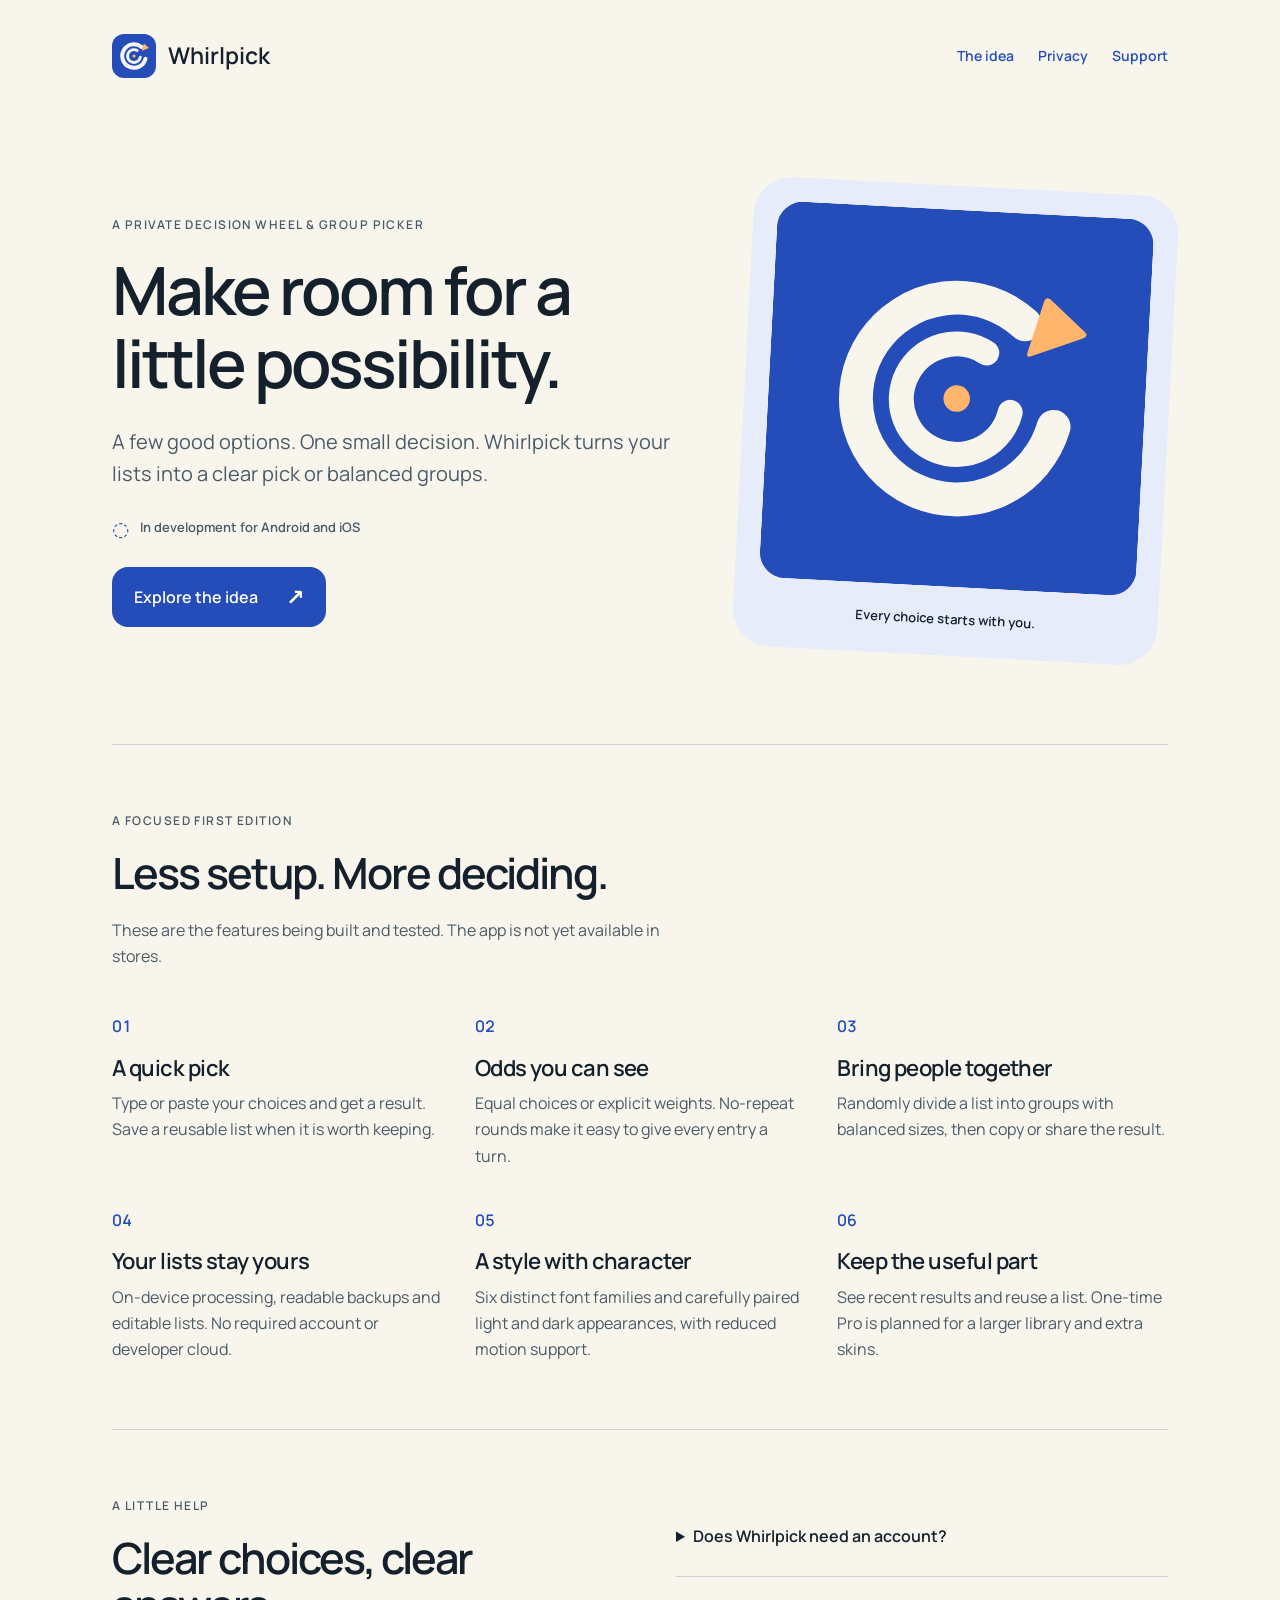
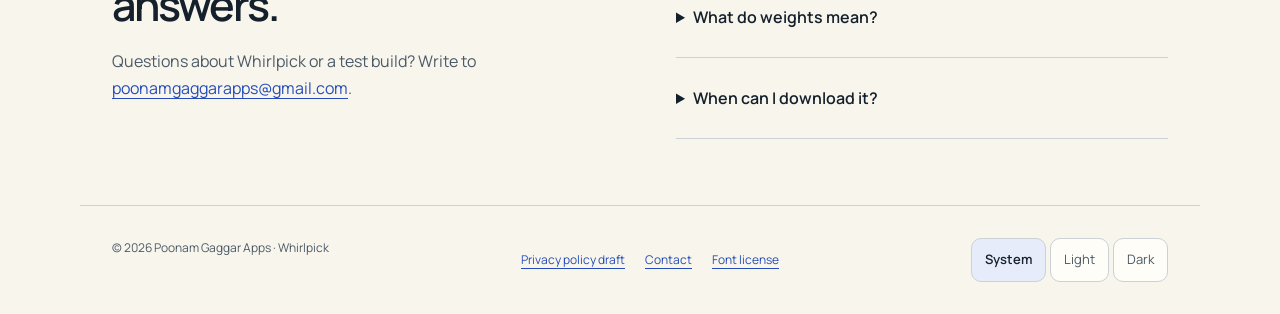
<file: index.html>
<!doctype html>
<html lang="en">
<head>
<meta charset="utf-8"><meta name="viewport" content="width=device-width,initial-scale=1">
<meta name="description" content="Whirlpick is a private decision wheel and group picker in development for Android and iOS.">
<meta name="color-scheme" content="light dark"><title>Whirlpick · A little possibility</title>
<link rel="icon" href="assets/app-icon.svg" type="image/svg+xml"><link rel="stylesheet" href="style.css"><script src="appearance.js" defer></script>
</head>
<body>
<a class="skip" href="#main">Skip to content</a>
<header class="shell"><a class="brand" href="index.html"><img src="assets/app-icon.svg" alt="" width="44" height="44">Whirlpick</a>
<nav aria-label="Main navigation"><a href="#features">The idea</a><a href="privacy.html">Privacy</a><a href="#support">Support</a></nav></header>
<main id="main" class="shell">
<section class="hero">
<div><p class="eyebrow">A private decision wheel &amp; group picker</p>
<h1>Make room for a little possibility.</h1>
<p class="intro">A few good options. One small decision. Whirlpick turns your lists into a clear pick or balanced groups.</p>
<p class="status"><span aria-hidden="true">◌</span> In development for Android and iOS</p>
<a class="button" href="#features">Explore the idea <span aria-hidden="true">↗</span></a></div>
<div class="art"><img src="assets/app-icon.svg" alt="Whirlpick's original orbit and pointer icon" width="420" height="420"><p>Every choice starts with you.</p></div>
</section>
<section id="features" class="section"><p class="eyebrow">A focused first edition</p><h2>Less setup. More deciding.</h2>
<p class="section-intro">These are the features being built and tested. The app is not yet available in stores.</p>
<div class="features">
<article><span class="number">01</span><h3>A quick pick</h3><p>Type or paste your choices and get a result. Save a reusable list when it is worth keeping.</p></article>
<article><span class="number">02</span><h3>Odds you can see</h3><p>Equal choices or explicit weights. No-repeat rounds make it easy to give every entry a turn.</p></article>
<article><span class="number">03</span><h3>Bring people together</h3><p>Randomly divide a list into groups with balanced sizes, then copy or share the result.</p></article>
<article><span class="number">04</span><h3>Your lists stay yours</h3><p>On-device processing, readable backups and editable lists. No required account or developer cloud.</p></article>
<article><span class="number">05</span><h3>A style with character</h3><p>Six distinct font families and carefully paired light and dark appearances, with reduced motion support.</p></article>
<article><span class="number">06</span><h3>Keep the useful part</h3><p>See recent results and reuse a list. One-time Pro is planned for a larger library and extra skins.</p></article>
</div></section>
<section id="support" class="section support"><div><p class="eyebrow">A little help</p><h2>Clear choices, clear answers.</h2>
<p>Questions about Whirlpick or a test build? Write to <a href="mailto:poonamgaggarapps@gmail.com">poonamgaggarapps@gmail.com</a>.</p></div>
<div class="questions"><details><summary>Does Whirlpick need an account?</summary><p>No account or developer backend is part of the app. Core picking and grouping work on your device. Optional purchases use Apple or Google, and sharing opens the service you choose.</p></details>
<details><summary>What do weights mean?</summary><p>A choice with weight 2 has twice the chance of a choice with weight 1. Excluded choices have no chance in that round. Groups use equal random shuffling, regardless of weights.</p></details>
<details><summary>When can I download it?</summary><p>Native Android and iOS builds are being developed and independently tested. Store links will appear after device acceptance and store release.</p></details></div></section>
</main>
<footer class="shell"><span>© 2026 Poonam Gaggar Apps · Whirlpick</span><div><a href="privacy.html">Privacy policy draft</a><a href="mailto:poonamgaggarapps@gmail.com">Contact</a><a href="assets/OFL-Manrope.txt">Font license</a></div>
<div class="appearance" role="group" aria-label="Website appearance"><button data-mode="system" aria-pressed="true">System</button><button data-mode="light" aria-pressed="false">Light</button><button data-mode="dark" aria-pressed="false">Dark</button></div></footer>
</body></html>
</file>
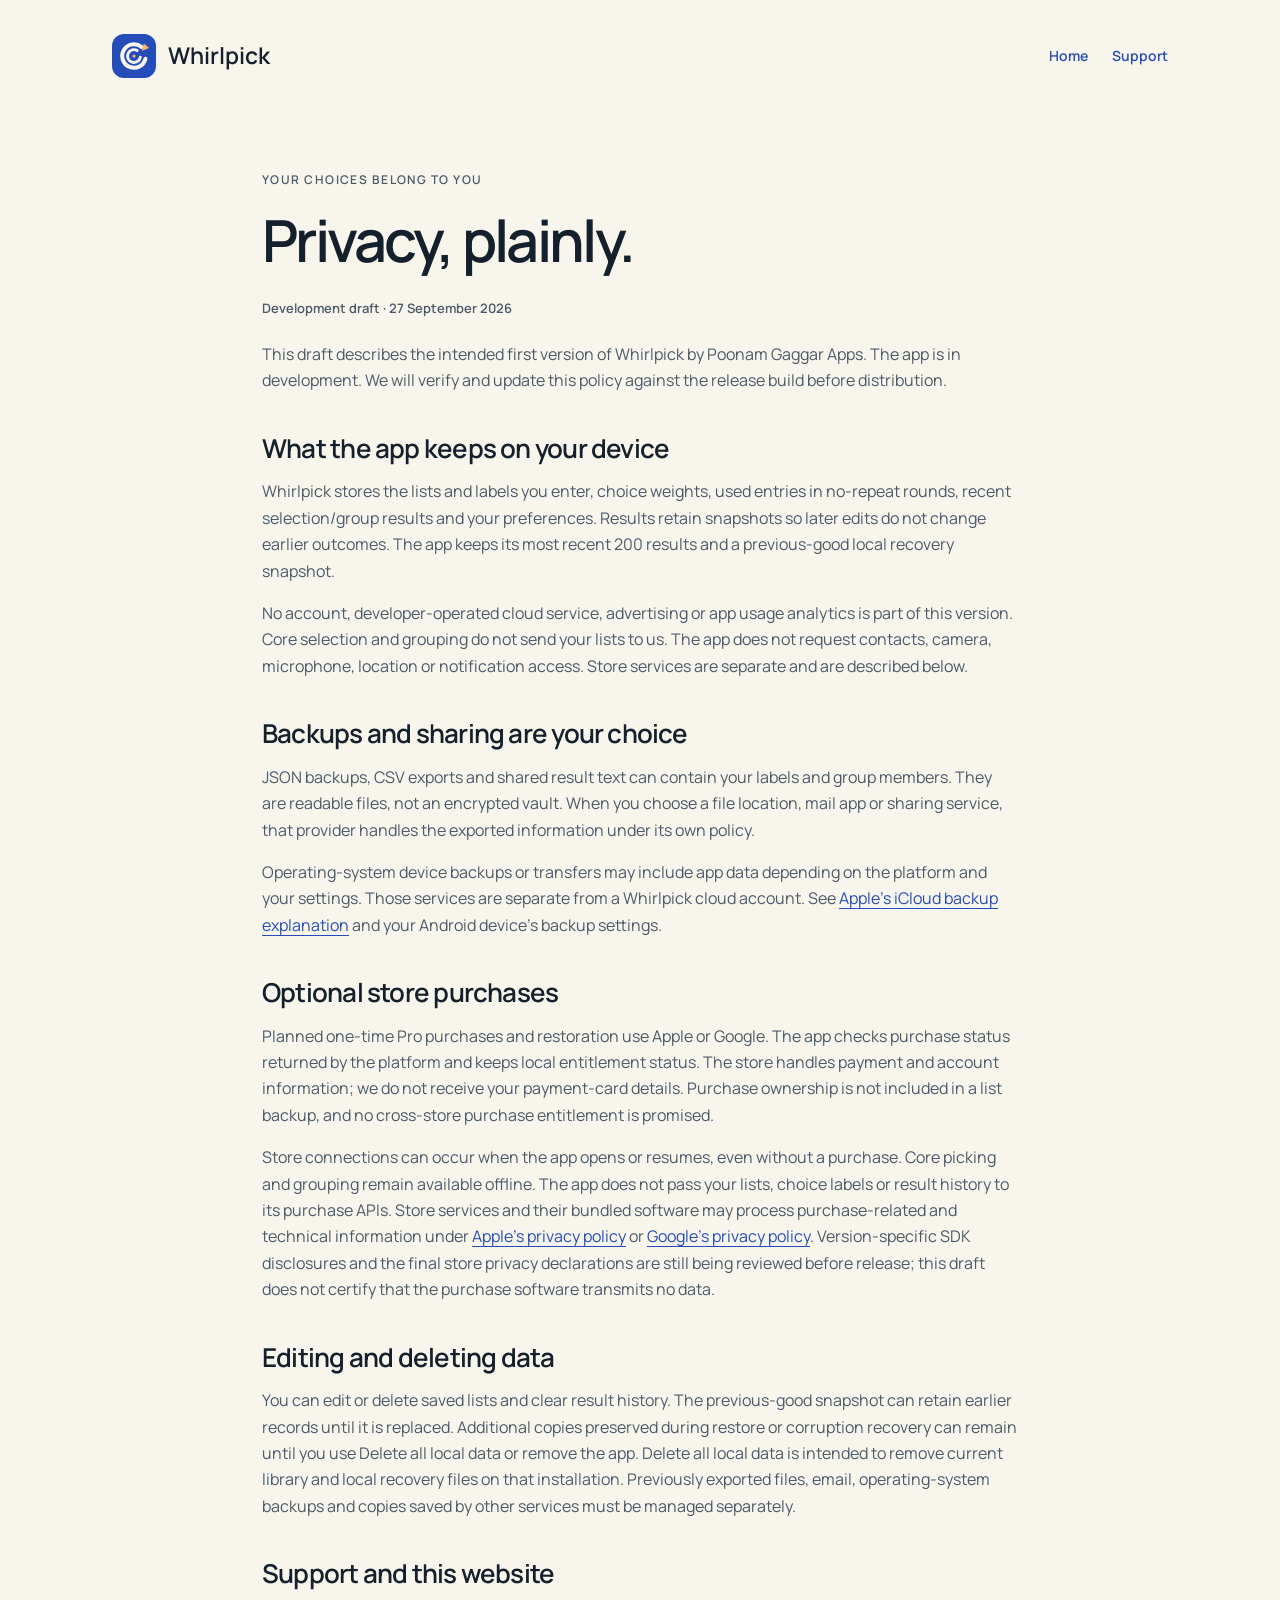
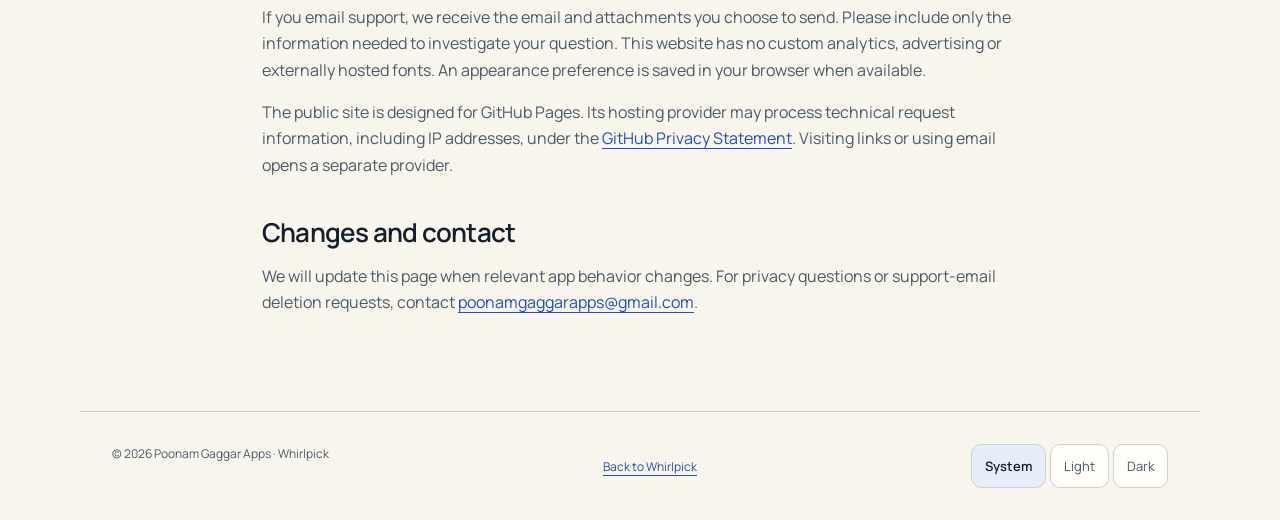
<file: privacy.html>
<!doctype html>
<html lang="en">
<head><meta charset="utf-8"><meta name="viewport" content="width=device-width,initial-scale=1">
<meta name="color-scheme" content="light dark"><title>Privacy · Whirlpick</title>
<link rel="icon" href="assets/app-icon.svg" type="image/svg+xml"><link rel="stylesheet" href="style.css"><script src="appearance.js" defer></script></head>
<body><a class="skip" href="#main">Skip to content</a>
<header class="shell"><a class="brand" href="index.html"><img src="assets/app-icon.svg" alt="" width="44" height="44">Whirlpick</a>
<nav aria-label="Main navigation"><a href="index.html">Home</a><a href="mailto:poonamgaggarapps@gmail.com">Support</a></nav></header>
<main id="main" class="shell policy"><p class="eyebrow">Your choices belong to you</p><h1>Privacy, plainly.</h1>
<p class="status">Development draft · 27 September 2026</p>
<p>This draft describes the intended first version of Whirlpick by Poonam Gaggar Apps. The app is in development. We will verify and update this policy against the release build before distribution.</p>
<h2>What the app keeps on your device</h2>
<p>Whirlpick stores the lists and labels you enter, choice weights, used entries in no-repeat rounds, recent selection/group results and your preferences. Results retain snapshots so later edits do not change earlier outcomes. The app keeps its most recent 200 results and a previous-good local recovery snapshot.</p>
<p>No account, developer-operated cloud service, advertising or app usage analytics is part of this version. Core selection and grouping do not send your lists to us. The app does not request contacts, camera, microphone, location or notification access. Store services are separate and are described below.</p>
<h2>Backups and sharing are your choice</h2>
<p>JSON backups, CSV exports and shared result text can contain your labels and group members. They are readable files, not an encrypted vault. When you choose a file location, mail app or sharing service, that provider handles the exported information under its own policy.</p>
<p>Operating-system device backups or transfers may include app data depending on the platform and your settings. Those services are separate from a Whirlpick cloud account. See <a href="https://support.apple.com/en-us/108770">Apple's iCloud backup explanation</a> and your Android device's backup settings.</p>
<h2>Optional store purchases</h2>
<p>Planned one-time Pro purchases and restoration use Apple or Google. The app checks purchase status returned by the platform and keeps local entitlement status. The store handles payment and account information; we do not receive your payment-card details. Purchase ownership is not included in a list backup, and no cross-store purchase entitlement is promised.</p>
<p>Store connections can occur when the app opens or resumes, even without a purchase. Core picking and grouping remain available offline. The app does not pass your lists, choice labels or result history to its purchase APIs. Store services and their bundled software may process purchase-related and technical information under <a href="https://www.apple.com/legal/privacy/">Apple's privacy policy</a> or <a href="https://policies.google.com/privacy">Google's privacy policy</a>. Version-specific SDK disclosures and the final store privacy declarations are still being reviewed before release; this draft does not certify that the purchase software transmits no data.</p>
<h2>Editing and deleting data</h2>
<p>You can edit or delete saved lists and clear result history. The previous-good snapshot can retain earlier records until it is replaced. Additional copies preserved during restore or corruption recovery can remain until you use Delete all local data or remove the app. Delete all local data is intended to remove current library and local recovery files on that installation. Previously exported files, email, operating-system backups and copies saved by other services must be managed separately.</p>
<h2>Support and this website</h2>
<p>If you email support, we receive the email and attachments you choose to send. Please include only the information needed to investigate your question. This website has no custom analytics, advertising or externally hosted fonts. An appearance preference is saved in your browser when available.</p>
<p>The public site is designed for GitHub Pages. Its hosting provider may process technical request information, including IP addresses, under the <a href="https://docs.github.com/en/site-policy/privacy-policies/github-general-privacy-statement">GitHub Privacy Statement</a>. Visiting links or using email opens a separate provider.</p>
<h2>Changes and contact</h2>
<p>We will update this page when relevant app behavior changes. For privacy questions or support-email deletion requests, contact <a href="mailto:poonamgaggarapps@gmail.com">poonamgaggarapps@gmail.com</a>.</p>
</main>
<footer class="shell"><span>© 2026 Poonam Gaggar Apps · Whirlpick</span><a href="index.html">Back to Whirlpick</a>
<div class="appearance" role="group" aria-label="Website appearance"><button data-mode="system" aria-pressed="true">System</button><button data-mode="light" aria-pressed="false">Light</button><button data-mode="dark" aria-pressed="false">Dark</button></div></footer>
</body></html>
</file>
<file: style.css>
@font-face{font-family:Manrope;src:url('assets/Manrope-Regular.ttf') format('truetype');font-weight:400;font-display:swap}
@font-face{font-family:Manrope;src:url('assets/Manrope-SemiBold.ttf') format('truetype');font-weight:600;font-display:swap}
:root{color-scheme:light dark;--bg:#f8f5ec;--ink:#14202b;--muted:#4b5a67;--accent:#254dba;--surface:#fffdf8;--line:#cbd1d4;--soft:#e6ecfa;--on:#fffdf8;font-family:Manrope,system-ui,sans-serif}
*{box-sizing:border-box}html{scroll-behavior:smooth;scroll-padding-top:24px}body{margin:0;background:var(--bg);color:var(--ink);font-size:16px;line-height:1.65}
a{color:var(--accent);text-underline-offset:4px;overflow-wrap:anywhere}a:hover{text-decoration-thickness:2px}a:focus-visible,summary:focus-visible{outline:3px solid var(--accent);outline-offset:5px;border-radius:6px}
.shell{max-width:1120px;margin:auto;padding-left:32px;padding-right:32px}.skip{position:absolute;left:16px;top:-100px;z-index:10;background:var(--surface);padding:12px}.skip:focus{top:10px}
header{display:flex;align-items:center;justify-content:space-between;gap:24px;min-height:112px}header a,footer a{display:inline-flex;align-items:center;min-height:44px}
.brand{font-weight:600;font-size:23px;gap:12px;color:var(--ink);text-decoration:none}.brand img{border-radius:12px}nav{display:flex;gap:24px}nav a{text-decoration:none;font-size:14px;font-weight:600}
.hero{display:grid;grid-template-columns:1.15fr .85fr;gap:56px;align-items:center;padding:74px 0 88px}.eyebrow{text-transform:uppercase;font-size:12px;letter-spacing:.12em;font-weight:600;color:var(--muted);margin:0 0 18px}
h1,h2,h3{font-weight:600;line-height:1.1;letter-spacing:-.045em}h1{font-size:clamp(40px,5.2vw,67px);margin:0 0 26px}h2{font-size:clamp(30px,3.6vw,43px);margin:0 0 20px}h3{font-size:22px;letter-spacing:-.025em;margin:16px 0 10px}
.intro{font-size:20px;line-height:1.6;color:var(--muted);max-width:560px}.status{font-size:13px;font-weight:600;color:var(--muted);margin:22px 0}.status span{color:var(--accent);font-size:20px;vertical-align:middle;margin-right:8px}
.button{display:inline-flex;min-height:52px;align-items:center;justify-content:space-between;gap:28px;padding:12px 22px;border-radius:16px;background:var(--accent);color:var(--on);text-decoration:none;font-weight:600}.button span{font-size:22px}
.art{padding:24px;background:var(--soft);border-radius:38px;transform:rotate(3deg)}.art img{display:block;width:100%;height:auto;border-radius:26px}.art p{font-size:13px;text-align:center;color:var(--ink);margin:22px 0 2px;font-weight:600}
.section{padding:66px 0;border-top:1px solid var(--line)}.section-intro{max-width:590px;color:var(--muted)}.features{display:grid;grid-template-columns:repeat(3,1fr);gap:38px 32px;margin-top:44px}.features p{color:var(--muted);margin:0}.number{font-weight:600;color:var(--accent);font-variant-numeric:tabular-nums}
.support{display:grid;grid-template-columns:1fr 1fr;gap:72px}.support p{color:var(--muted)}.questions details{padding:18px 0;border-bottom:1px solid var(--line)}summary{cursor:pointer;min-height:44px;font-weight:600;align-content:center}details p{font-size:15px;margin:10px 0 0}
footer{padding-top:32px;padding-bottom:32px;border-top:1px solid var(--line);display:flex;flex-wrap:wrap;justify-content:space-between;gap:24px;color:var(--muted);font-size:12px}footer div{display:flex;gap:20px;flex-wrap:wrap}
.policy{max-width:820px;padding-top:58px;padding-bottom:80px}.policy h1{font-size:clamp(38px,5vw,58px)}.policy h2{font-size:26px;margin:40px 0 15px;letter-spacing:-.03em}.policy p{color:var(--muted)}
@media(prefers-color-scheme:dark){:root{--bg:#14202b;--ink:#f7f7f1;--muted:#bac8d5;--accent:#b3c7ff;--surface:#1d2d3a;--line:#405463;--soft:#223546;--on:#122b68}.art img{box-shadow:0 0 0 1px #49618f}}
:root[data-appearance="light"]{color-scheme:light;--bg:#f8f5ec;--ink:#14202b;--muted:#4b5a67;--accent:#254dba;--surface:#fffdf8;--line:#cbd1d4;--soft:#e6ecfa;--on:#fffdf8}
:root[data-appearance="dark"]{color-scheme:dark;--bg:#14202b;--ink:#f7f7f1;--muted:#bac8d5;--accent:#b3c7ff;--surface:#1d2d3a;--line:#405463;--soft:#223546;--on:#122b68}
footer .appearance{gap:4px}.appearance button{font:inherit;font-size:13px;min-height:44px;padding:8px 13px;border:1px solid var(--line);border-radius:10px;background:var(--surface);color:var(--muted);cursor:pointer}.appearance button[aria-pressed="true"]{background:var(--soft);color:var(--ink);font-weight:600}.appearance button:focus-visible{outline:3px solid var(--accent);outline-offset:3px}
@media(max-width:760px){.shell{padding-left:24px;padding-right:24px}header{min-height:96px;flex-wrap:wrap;gap:6px;padding-top:18px;padding-bottom:18px}nav{gap:20px}.hero{grid-template-columns:1fr;gap:36px;padding:48px 0 58px}.art{max-width:340px;justify-self:center;transform:none}.features{grid-template-columns:1fr 1fr;gap:32px 24px}.support{grid-template-columns:1fr;gap:20px}.section{padding:48px 0}footer{flex-direction:column;gap:8px}}
@media(max-width:420px){.shell{padding-left:20px;padding-right:20px}.brand{font-size:20px}nav{gap:16px}h1{font-size:40px}.intro{font-size:18px}.features{grid-template-columns:1fr}.hero{padding-top:36px}.art{padding:18px;border-radius:28px}footer div{gap:16px}}
@media(prefers-reduced-motion:reduce){html{scroll-behavior:auto}.art{transform:none}}
</file>
